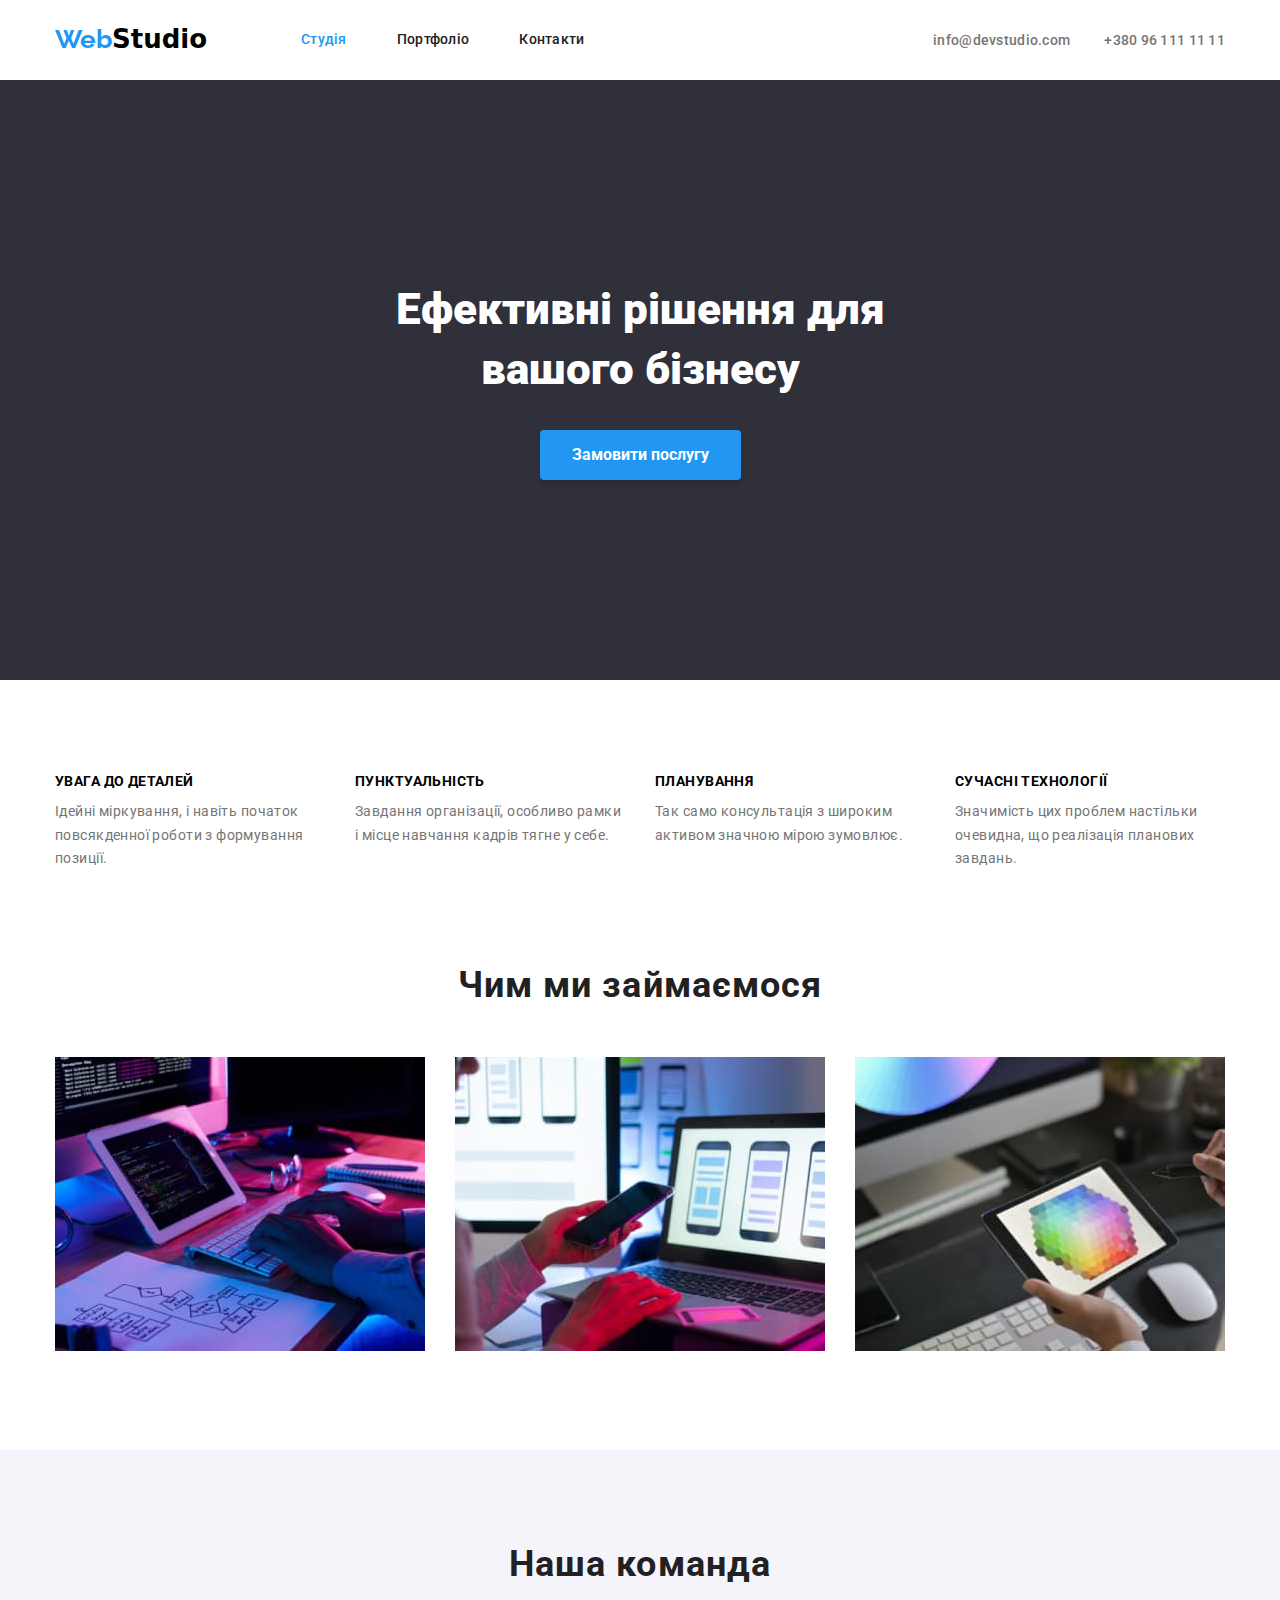
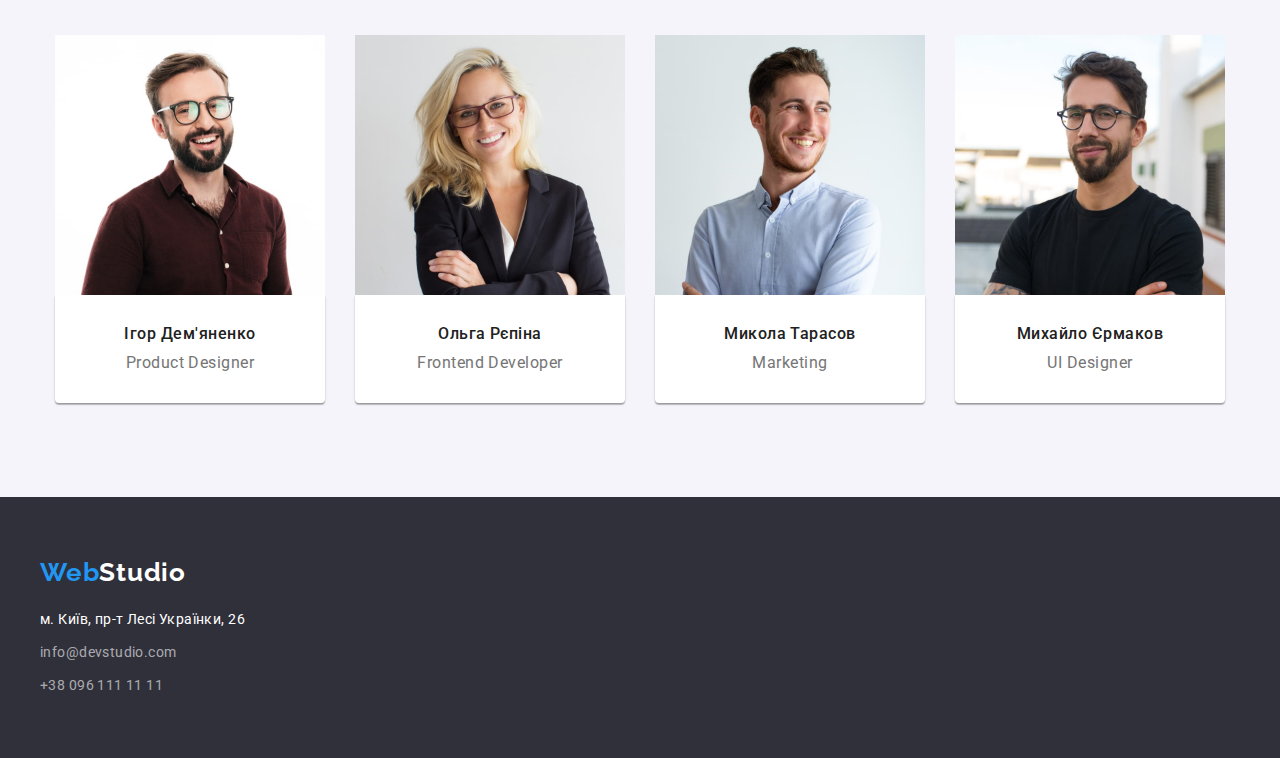
<file: index.html>
<!DOCTYPE html>
<html lang="en">
<head>
    <meta charset="UTF-8">
    <meta http-equiv="X-UA-Compatible" content="IE=edge">
    <meta name="viewport" content="width=device-width, initial-scale=1.0">
    <title>WebStudio</title>
    <link rel="preconnect" href="https://fonts.googleapis.com">
    <link rel="preconnect" href="https://fonts.gstatic.com" crossorigin>
    <link href="https://fonts.googleapis.com/css2?family=Raleway:wght@700&family=Roboto:wght@400;500;700;900&display=swap" rel="stylesheet">
    <link rel="stylesheet" href="https://cdnjs.cloudflare.com/ajax/libs/modern-normalize/1.1.0/modern-normalize.min.css">
    <link rel="stylesheet" href="./css/styles.css">
</head>
<body>
    
        <header class="header">
            <div class="conteiner div-header">
                    <a class="logo-studio" href="./index.html"><span class="logo-web">Web</span>Studio</a>
            
                    

                        <nav class="nav-link">
                            <ul class="nav-links">   
                                
                                <li class="link-item"><a href="#" class="link current">Студія</a></li>
                                <li class="link-item"><a href="./portfolio.html" class="link">Портфоліо</a></li>
                                <li class="link-item"><a href="" class="link">Контакти</a></li>
                            </ul>
                
                        </nav>
                    
                        
                        <ul class="link-contacts">
                            <li class="link-item"> <a href="mailto:info@devstudio.com" class="mailto">info@devstudio.com</a></li>
                            <li class="link-item"> <a href="tel:+380961111111" class="tel">+380 96 111 11 11</a></li>
                        </ul>
                        
            </div>
                
        </header>
   
    <main>

        <section class="tittle-section section">
            <h1 class="tittle" >Ефективні рішення для<br> вашого бізнесу</h1>
            <button type="button" class="tittle-button">Замовити послугу</button>
        </section>

        <!--Переваги-->

        <section  class="section-two section">
            <div class="conteiner">
                <h2 class="visually-hidden">Наші Переваги</h2>
                <ul class="section-two-flex">
                    <li>
                        <h3>Увага до деталей</h3>
                        <p>Ідейні міркування, і навіть початок повсякденної роботи з формування позиції.</p>
                    </li>

                    <li>
                        <h3>ПУНКТУАЛЬНІСТЬ</h3>
                        <p>Завдання організації, особливо рамки і місце навчання кадрів тягне у себе.</p>
                    </li>
                    
                    <li>
                        <h3>ПЛАНУВАННЯ</h3>
                        <p>Так само консультація з широким активом значною мірою зумовлює.</p>
                    </li>

                    <li>
                        <h3>СУЧАСНІ ТЕХНОЛОГІЇ</h3>
                        <p>Значимість цих проблем настільки очевидна, що реалізація планових завдань.</p>
                    </li>

                </ul>
            </div>
        </section>
   

        <!---Чим займаємося-->
        <section class="tittle-photo section">
            <div class="conteiner-two">
        <h2>Чим ми займаємося</h2>
        <ul class="displayed-foto">
            <li class="displayed"><img  src="./images/comp1.jpg" alt="робота за компютером" width="370"></li>
            <li class="displayed"><img  src="./images/comp2.jpg" alt="робота за компютером" width="370"></li>
            <li class="displayed"><img  src="./images/comp3.jpg" alt="робота за компютером" width="370"></li>
        </ul>
        </div>
        </section>

        <!--Наша команда-->
        <section  class="team section">
         
            

                <h2>Наша команда</h2>
           
                <ul class="our-team">
                    
                    <li class="team-card">
                        
                            <img src="./images/1.jpg" alt="фото робітника" width="270">
                        <div class="div-team-card">
                            <h3>Ігор Дем'яненко</h3>
                            <p>Product Designer</p>
                        </div>
                    </li>
                    
                    <li class="team-card"> 

                        
                            <img src="./images/2.jpg" alt="фото робітника" width="270">

                            <div class="div-team-card">
                            <h3>Ольга Рєпіна</h3>
                            <p>Frontend Developer</p>
                        </div>
                    </li>
                    
                    <li class="team-card"> 
                        
                            <img src="./images/3.jpg" alt="фото робітника" width="270">

                            <div class="div-team-card">
                            <h3>Микола Тарасов</h3> 
                            <p>Marketing</p> 
                        </div>
                    </li>
                    
                    <li class="team-card"> 
                        
                            <img src="./images/4.jpg" alt="фото робітника"  width="270">
                            <div class="div-team-card">
                            <h3>Михайло Єрмаков</h3>
                            <p>UI Designer</p>
                        </div>
                    </li>
                
                </ul>
            
        </section>

    </main>


    <footer class="footer">
        <div class="conteiner-footer">
                <a class="logo-studio-footer" href="/index.html"><span class="logo-web">Web</span>Studio</a>

            
            <address> 
                <ul class="link-footer-css">
                    <li>
                        <a  href="https://goo.gl/maps/pFW4mfFTcQWzBByp8" target="_blank " rel="noreferrer noopener" class="footer-adress">м. Київ, пр-т Лесі Українки, 26</a>
                    </li>

                    <li>
                        <a href="mailto:info@devstudio.com" class="link-footer">info@devstudio.com</a>
                    </li>

                    <li>
                    <a href="tel:+380961111111" class="link-footer">+38 096 111 11 11</a>
                    </li>
                </ul>
            </address>
        </div>
    
    </footer>

</body>
</html>
</file>
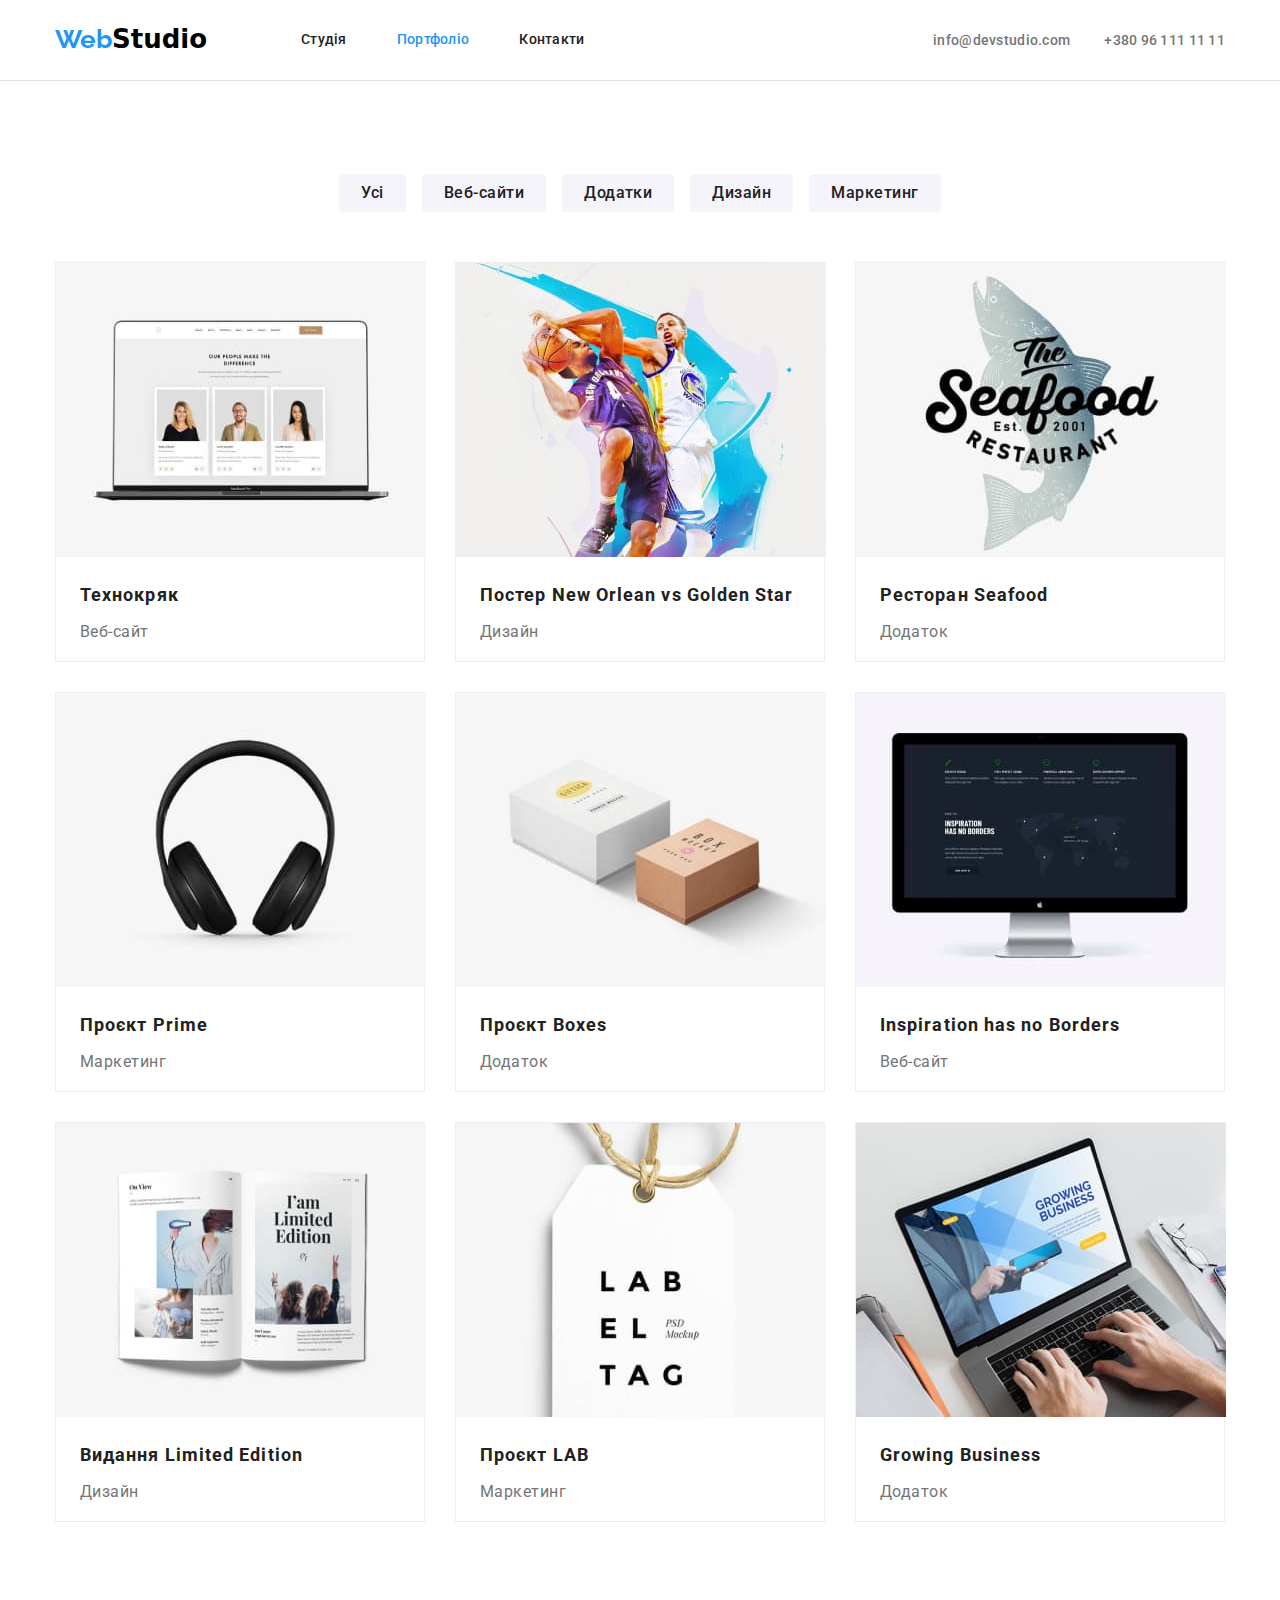
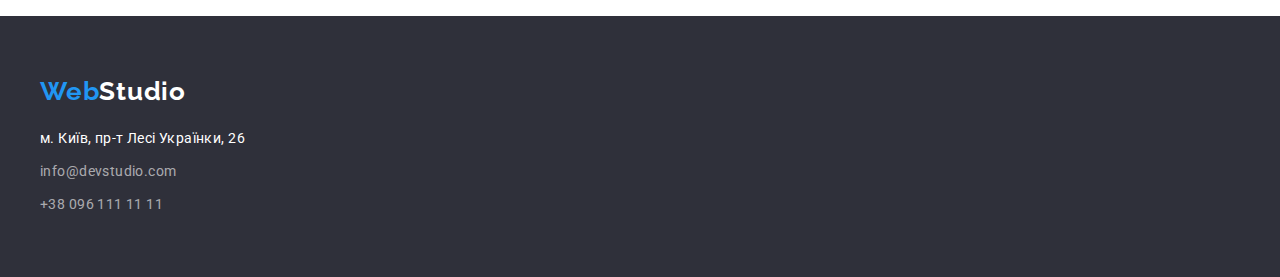
<file: portfolio.html>
<!DOCTYPE html>
<html lang="en">
<head>
    <meta charset="UTF-8">
    <meta http-equiv="X-UA-Compatible" content="IE=edge">
    <meta name="viewport" content="width=device-width, initial-scale=1.0">
    <title>Portfolio</title>
    <link rel="preconnect" href="https://fonts.googleapis.com">
    <link rel="preconnect" href="https://fonts.gstatic.com" crossorigin>
    <link href="https://fonts.googleapis.com/css2?family=Raleway:wght@700&family=Roboto:wght@400;500;700;900&display=swap" rel="stylesheet">
    <link rel="stylesheet" href="https://cdnjs.cloudflare.com/ajax/libs/modern-normalize/1.1.0/modern-normalize.min.css">
    <link href="./css/styles.css" rel="stylesheet">
</head>

<body>
    <header class="header">
        <div class="conteiner div-header">
            <a class="logo-studio" href="./index.html"><span class="logo-web">Web</span>Studio</a>
    
    
    
            <nav class="nav-link">
                <ul class="nav-links">
    
                    <li class="link-item"><a href="./index.html" class="link ">Студія</a></li>
                    <li class="link-item"><a href="./portfolio.html" class="link current">Портфоліо</a></li>
                    <li class="link-item"><a href="#" class="link">Контакти</a></li>
                </ul>
    
            </nav>
    
    
            <ul class="link-contacts">
                <li class="link-item"> <a href="mailto:info@devstudio.com" class="mailto">info@devstudio.com</a></li>
                <li class="link-item"> <a href="tel:+380961111111" class="tel">+380 96 111 11 11</a></li>
            </ul>
    
        </div>
    
    </header>
    <main class="main-flex">
        
        <section class="section-property section">
            
                
                <h1 class="visually-hidden">Наші проекти</h1>
                <ul class="buttons-filters">
                    <li><button type="button" class="button-filter all">Усі</button></li>
                    <li><button type="button" class="button-filter">Веб-сайти</button></li>
                    <li><button type="button" class="button-filter">Додатки</button></li>
                    <li><button type="button" class="button-filter">Дизайн</button></li>
                    <li><button type="button" class="button-filter">Маркетинг</button></li>
                </ul>
                


             <div class="22">
                <ul class="cards-title">
                    
                    <li class="cards">
                        <a href="#">
                            <img src="./images/texnocrack.jpg" alt="фото" width="370" style="display: block;">
                            <div class="cards-text">
                                <h2>Технокряк</h2> 
                                <p>Веб-сайт</p>
                            </div>    
                        </a>
                    </li>

                    <li class="cards">
                        <a href="#">
                            <img src="./images/bascetball.jpg" alt="фото" width="370" style="display: block;">
                            <div class="cards-text">
                                <h2>Постер New Orlean vs Golden Star</h2> 
                                <p>Дизайн</p>
                            </div>    
                        </a>
                    </li>

                    <li class="cards">
                        <a href="#">
                            <img src="./images/restaurant.jpg" alt="фото" width="370" style="display: block;">
                            <div class="cards-text">
                                <h2>Ресторан Seafood</h2> 
                                <p>Додаток</p>
                            </div>    
                        </a>
                    </li>

                    <li class="cards">
                        <a href="#">
                            <img src="./images/headset.jpg" alt="фото" width="370" style="display: block;">
                            <div class="cards-text">
                                <h2>Проєкт Prime</h2> 
                                <p>Маркетинг</p>
                            </div>    
                        </a>
                    </li>

                    <li class="cards">
                        <a href="#">
                            <img src="./images/boxs.jpg" alt="фото" width="370" style="display: block;">
                            <div class="cards-text">
                                <h2>Проєкт Boxes</h2> 
                                <p>Додаток</p>
                            </div>    
                        </a>
                    </li>

                    <li class="cards">
                        <a href="#">
                            <img src="./images/computer.jpg" alt="фото" width="370" style="display: block;">
                            <div class="cards-text">
                                <h2>Inspiration has no Borders</h2> 
                                <p>Веб-сайт</p>
                            </div>    
                        </a>
                    </li>

                    <li class="cards">
                        <a href="#">
                            <img src="./images/limitededition.jpg" alt="фото" width="370" style="display: block;">
                            <div class="cards-text">
                                <h2>Видання Limited Edition</h2> 
                                <p>Дизайн</p>
                            </div>    
                        </a>
                    </li>

                    <li class="cards">
                        <a href="#">
                            <img src="./images//labeltag.jpg" alt="фото" width="370" style="display: block;">
                            <div class="cards-text">
                                <h2>Проєкт LAB</h2> 
                                <p>Маркетинг</p>
                            </div>    
                        </a>
                        
                    </li>

                    <li class="cards">
                        <a href="#">
                            <img src="./images/growingbusiness.jpg" alt="фото" width="370" style="display: block;">
                            <div class="cards-text">
                                <h2>Growing Business</h2> 
                                <p>Додаток</p>
                            </div>    
                        </a>
                    </li>
                </ul>
            </div>
            </section>
            
    </main>

    <footer class="footer">
        <div class="conteiner-footer">
            <a class="logo-studio-footer" href="/index.html"><span class="logo-web">Web</span>Studio</a>


            <address>
                <ul class="link-footer-css">
                    <li>
                        <a href="https://goo.gl/maps/pFW4mfFTcQWzBByp8" target="_blank " rel="noreferrer noopener"
                            class="footer-adress">м. Київ, пр-т Лесі Українки, 26</a>
                    </li>

                    <li>
                        <a href="mailto:info@devstudio.com" class="link-footer">info@devstudio.com</a>
                    </li>

                    <li>
                        <a href="tel:+380961111111" class="link-footer">+38 096 111 11 11</a>
                    </li>
                </ul>
            </address>
        </div>

    </footer>
    
</body>
</html>
</file>
<file: css/styles.css>
:root { 
    --tittle-text-color : #212121;
    --accent-color: #2196F3;
    --paragraf-text-color: #757575;
}
/*-------------------------------------------------header-------------------------------------------*/

.logo-web {
    color: var(--accent-color);
    font-family: 'Raleway';
    font-style: normal;
    font-weight: 700;
    font-size: 26px;
    line-height: 1.19;
   
}

.logo-studio {
        color: var(--tittle-text-color)
        font-family: 'Raleway';
        font-style: normal;
        font-weight: 700;
        font-size: 26px;
        line-height: 31px; 
        
        margin-right: 94px;
        
}
.div-header { 
 display: flex;
} 
.link {
                
                font-family: 'Roboto';
                font-style: normal;
                font-weight: 500;
                font-size: 14px;
                line-height: 1.14;
                letter-spacing: 0.02em;
                color: var(--tittle-text-color);
                padding: 32px 0px ;
                display: block;
                
                
                
                
}


.link:hover , .link-footer:hover { color:var(--accent-color); }
    
a {text-decoration: none;}
li {list-style: none;}
    
.mailto { 
            
            font-family: 'Roboto';
            font-style: normal;
            font-weight: 500;
            font-size: 14px;
            line-height: 1.14;
            letter-spacing: 0.02em;
            color: var(--paragraf-text-color);
            padding: 32px 0px;
            
             
}
            
.mailto:hover , .tel:hover , .footer-adress:hover {color: var(--accent-color);}
            

.tel    { 
                font-family: 'Roboto';
                font-style: normal;
                font-weight: 500;
                font-size: 14px;
                line-height: 1.14;
                letter-spacing: 0.02em;
            
                color: var(--paragraf-text-color);
                padding: 32px 0px;
                
}


/* -----------------------------------------------------------tittle------------------------------------------------------------ */

.tittle { 
            font-family: 'Roboto';
            font-style: normal;
            font-weight: 900;
            font-size: 44px;
            line-height: 1.36; 
            color: #ffffff;

            text-align: center;
            margin-left: auto;
            margin-right: auto;
            
        
          

             
}



.tittle-button {
        background-color: var(--accent-color);
        box-shadow: 0px 4px 4px rgba(0, 0, 0, 0.15);
        border-radius: 4px; 
        border: none;
            font-family: 'Roboto';
            font-style: normal;
            font-weight: 700;
            font-size: 16px;
            line-height: 30px;
            color: #FFFFFF;
            display: block;
            
            padding: 10px 32px 10px 32px;
            margin-left: auto;
            margin-right: auto;
            
            
            margin-top: 30px;
        
        
}

.section { 
    
    padding-bottom: 94px;
   
    padding-top: 94px;
}

.tittle-button:hover { background-color :steelblue}

/* ------------------------------------------------------------section-two------------------------------------------------------------- */

.section-two  h3 { 
        font-family: 'Roboto';
        font-style: normal;
        font-weight: 700;
        font-size: 14px;
        line-height: 1.14;
        letter-spacing: 0.03em;
        text-transform: uppercase;
        margin-bottom: 10px;
}
.section-two-flex { 
    display: flex;
    
    justify-content: center;
}
.section-two-flex li {
    margin-left: 30px;
    width: 270px; 
   
}
.section-two-flex li:first-child { margin: 0;}
.section-two p { 
        font-family: 'Roboto';
        font-style: normal;
        font-weight: 400;
        font-size: 14px;
        line-height: 1.71;
        letter-spacing: 0.03em;
        color: var(--paragraf-text-color);
}
/* ------------------------------------------------------------section-three------------------------------------------------------------- */

.tittle-photo  { padding-top: 0px;

}
.displayed { margin-right: 30px;}
.displayed-foto .displayed:last-child {
    margin: 0px;
}

.displayed-foto   { display:flex;
    
    justify-content: center;
}


.tittle-photo h2 { 
        font-family: 'Roboto';
        font-style: normal;
        font-weight: 700;
        font-size: 36px;
        line-height: 1.16;
        letter-spacing: 0.03em;
        color:var(--tittle-text-color);
        text-align: center;
        margin-bottom: 50px;
        
}

/* ------------------------------------------------------------section-four------------------------------------------------------------- */
.team h2 { 
    font-family: 'Roboto';
    font-style: normal;
    font-weight: 700;
    font-size: 36px;
    line-height: 1.16;
    letter-spacing: 0.03em;
    color: var(--tittle-text-color);
    margin-bottom: 50px;
    text-align: center;  
    
    }


.team { 
        background: #F5F4FA ;
        
        background: #F5F4FA;
        
}

.team li { 
        box-shadow: 
        0px 1px 3px rgba(0, 0, 0, ),
        0px 1px 1px rgba(0, 0, 0, ),
        0px 2px 1px rgba(0, 0, 0, );
    
    
        background-color: #FFFFFF;
        
}

.conteiner-three { margin-top: 50px;}

.our-team {
    display: flex;
    justify-content: center;
    

}

.team-card img { 
    display: block;
    width: 270px;
    height: 260px;
    background: #F5F4FA;
}

.team-card { margin-left: 30px;}

.our-team .team-card:first-child { margin: 0}

.div-team-card {background: #FFFFFF;


        box-shadow: 0px 1px 3px rgba(0, 0, 0, 0.12), 0px 1px 1px rgba(0, 0, 0, 0.14), 0px 2px 1px rgba(0, 0, 0, 0.2);
        border-radius: 0px 0px 4px 4px; 
    
        background: #FFFFFF;
        padding-bottom: 30px;
        padding-top: 30px;
    
        

}


.team h3  { 
font-family: 'Roboto';
    font-style: normal;
    font-weight: 500;
    font-size: 16px;
    line-height: 1.18;
    letter-spacing: 0.03em;
    text-align: center;
    color: var(--tittle-text-color);
    padding-bottom: 10px;
    
    
 
}

.team p { 
    font-family: 'Roboto';
        font-style: normal;
        font-weight: 400;
        font-size: 16px;
        line-height: 1.18;
        letter-spacing: 0.03em;
        color:var(--paragraf-text-color);
        text-align: center;
        
      
}
/* ------------------------------------------------------------footer------------------------------------------------------------- */
.footer { 
    background-color: #2F303A;
    padding-top: 60px;
    padding-bottom: 60px;
}


.footer-adress { 
    font-family: 'Roboto';
        font-style: normal;
        font-weight: 400;
        font-size: 14px;
        line-height: 1.71;
        letter-spacing: 0.03em;
        color: #FFFFFF;
        
}
.logo-studio-footer { 
    color: #FFFFFF;
    font-family: 'Raleway';
    font-style: normal;
    font-weight: 700;
    font-size: 26px;
    line-height: 1.19;
    letter-spacing: 0.03em;
    margin-bottom: 20px;
    display: block;

}
.link-footer-css li { 
  
    
  margin-bottom: 9px;
    
}
.link-footer-css li:last-child { margin: 0px;}


.link-footer  { 
            font-family: 'Roboto';
            font-style: normal;
            font-weight: 400;
            font-size: 14px;
            line-height: 1.71;
            letter-spacing: 0.03em;
            color: rgba(255, 255, 255, 0.6); 
            
}

.mailto-footer:hover , .tel-footer:hover { text-decoration: underline;}




.button-filter {
    background: #F5F4FA;
    border-radius: 4px;
    font-family: 'Roboto';
    font-style: normal;
    font-weight: 500;
    font-size: 16px;
    line-height: 1.62;
    letter-spacing: 0.03em;
    border: none;
    color: var(--tittle-text-color);
    
    padding: 6px 22px;
    display: flex;
    
}

.buttons-filters { 
    display: flex;
    justify-content: center;
    
    
}
.buttons-filters li { margin-left: 16px;}
.buttons-filters li:first-child { margin-left: 0;}



.visually-hidden {
      position: absolute;
      width: 1px;
      height: 1px;
      margin: -1px;
      border: 0;
      padding: 0;
      white-space: nowrap;
      clip-path: inset(100%);
      clip: rect(0 0 0 0);
      overflow: hidden;
    }



/*------------cards-title-------------*/
.cards-title { 
    display: flex;
    flex-wrap: wrap;
    margin-top:  50px;
    justify-content: center;
   
    gap: 30px;
}

.cards-conteiner { 
    width: 1200px;
}
.cards { 
    background: #FFFFFF;
    border: 1px solid #EEEEEE;
    width: 370px;
    height: 400px;
   
    

}
.cards a { display: block;}

.current { color: var(--accent-color);}


.main-flex { 
    display: flex;
    justify-content: center;
    width: 1200px;
margin-left: auto;
margin-right: auto;}
    


.cards-text h2 {
    font-family: 'Roboto';
    font-style: normal;
    font-weight: 700;
    font-size: 18px;
    line-height: 2;

    letter-spacing: 0.06em;

    color: var(--tittle-text-color);
    margin-bottom: 4px;
    
} 
.cards-text p { 
    font-family: 'Roboto';
    font-style: normal;
    font-weight: 400;
    font-size: 16px;
    line-height: 1.87;
    letter-spacing: 0.03em;
    color: var(--paragraf-text-color);
    }

.cards-text { 
    padding-left: 24px;
    padding-top: 20px;
    padding-bottom: 20px;
    padding-right: 24px;
}
.button-filter:hover , .button-filter:focus {
    background-color: var(--accent-color);
    color: #FFFFFF;  
}
h1 , h2 ,h3 , h4, h5, h6 , p ,ul {
   margin: 0;
   padding: 0; 
 }






.header , .nav-links , .link-contacts 
{ 
    display: flex;
    
}

.nav-links li { margin-right: 50px ;}

.nav-links .link-item:last-child {margin: 0px;}

.link-contacts .link-item + .link-item { margin-left: 34px;}

.header { ;
box-shadow:
        0px 1px 0px rgba(0, 0, 0, 0.12);
        }

.nav-links { margin:0 }


.link-contacts , .nav-links {
    
    margin-left: auto;
    
}




.conteiner {
    width: 1200px;
    
    padding: 0px 15px;
    align-items: center;
    margin-left: auto;
    margin-right: auto;
}

.conteiner-two {
    width: 1200px;
    margin-left: auto;
    margin-right: auto;
    align-items: center;
    

}



.conteiner-footer{
width: 1200px;
margin-left: auto;
margin-right: auto;
}
.conteiner-four { 
    width: 1230px;
    display: block;
    margin-left: auto;
    margin-right: auto;
    justify-content: center;
}
.tittle-section {
    background: #2F303A;

    padding: 200px 0px;
}
</file>
